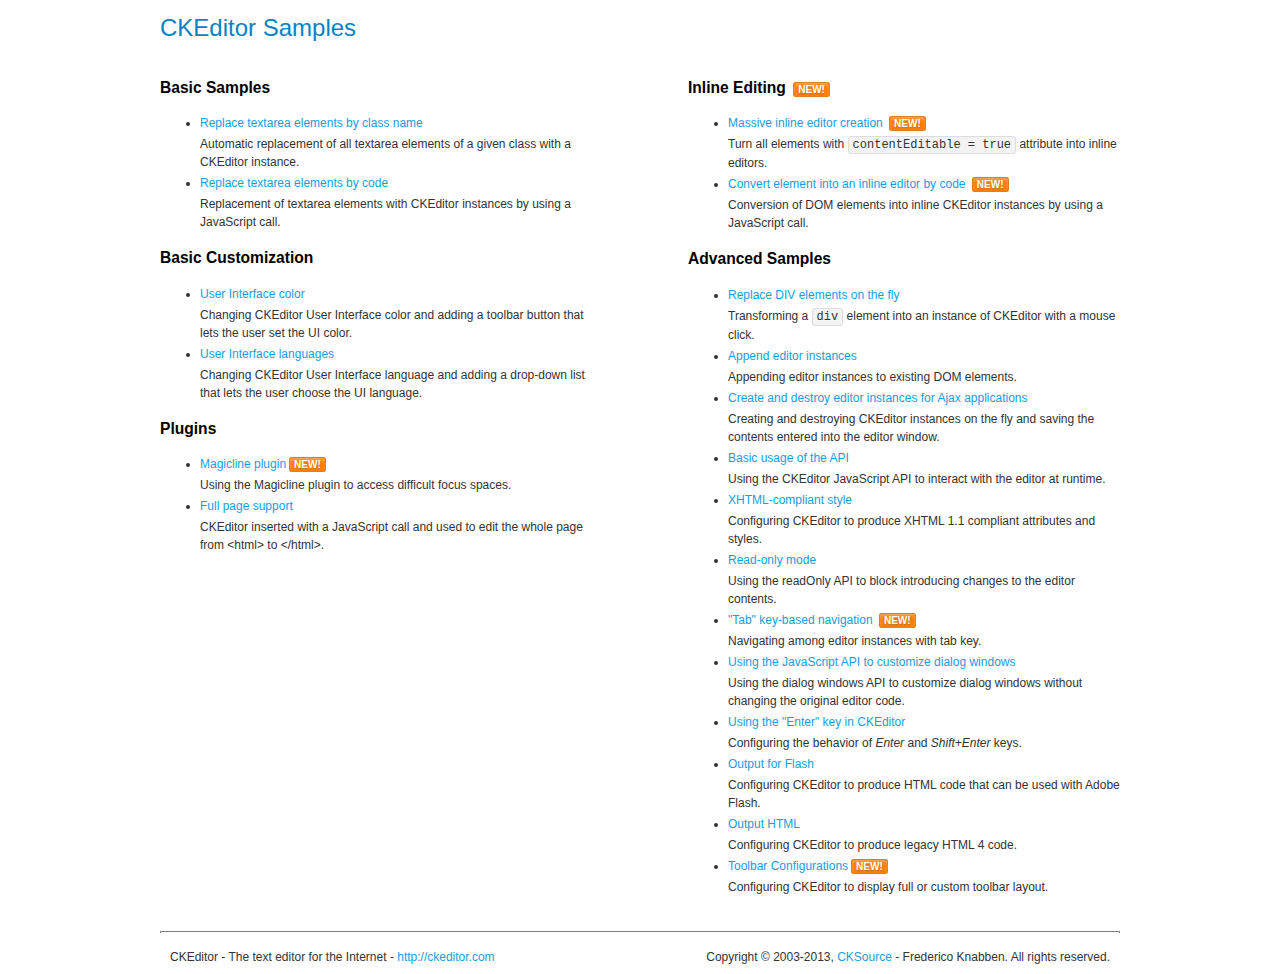
<file: src/main/webapp/assets/ckeditor/samples/index.html>
<!DOCTYPE html>
<!--
Copyright (c) 2003-2013, CKSource - Frederico Knabben. All rights reserved.
For licensing, see LICENSE.html or http://ckeditor.com/license
-->
<html>
<head>
	<title>CKEditor Samples</title>
	<meta charset="utf-8">
	<link rel="stylesheet" href="sample.css">
</head>
<body>
	<h1 class="samples">
		CKEditor Samples
	</h1>
	<div class="twoColumns">
		<div class="twoColumnsLeft">
			<h2 class="samples">
				Basic Samples
			</h2>
			<dl class="samples">
				<dt><a class="samples" href="replacebyclass.html">Replace textarea elements by class name</a></dt>
				<dd>Automatic replacement of all textarea elements of a given class with a CKEditor instance.</dd>

				<dt><a class="samples" href="replacebycode.html">Replace textarea elements by code</a></dt>
				<dd>Replacement of textarea elements with CKEditor instances by using a JavaScript call.</dd>
			</dl>

			<h2 class="samples">
				Basic Customization
			</h2>
			<dl class="samples">
				<dt><a class="samples" href="uicolor.html">User Interface color</a></dt>
				<dd>Changing CKEditor User Interface color and adding a toolbar button that lets the user set the UI color.</dd>

				<dt><a class="samples" href="uilanguages.html">User Interface languages</a></dt>
				<dd>Changing CKEditor User Interface language and adding a drop-down list that lets the user choose the UI language.</dd>
			</dl>


			<h2 class="samples">Plugins</h2>
<dl class="samples">
<dt><a class="samples" href="plugins/magicline/magicline.html">Magicline plugin</a><span class="new">New!</span></dt>
<dd>Using the Magicline plugin to access difficult focus spaces.</dd>

<dt><a class="samples" href="plugins/wysiwygarea/fullpage.html">Full page support</a></dt>
<dd>CKEditor inserted with a JavaScript call and used to edit the whole page from &lt;html&gt; to &lt;/html&gt;.</dd>
</dl>
		</div>
		<div class="twoColumnsRight">
			<h2 class="samples">
				Inline Editing <span class="new">New!</span>
			</h2>
			<dl class="samples">
				<dt><a class="samples" href="inlineall.html">Massive inline editor creation</a> <span class="new">New!</span></dt>
				<dd>Turn all elements with <code>contentEditable = true</code> attribute into inline editors.</dd>

				<dt><a class="samples" href="inlinebycode.html">Convert element into an inline editor by code</a> <span class="new">New!</span></dt>
				<dd>Conversion of DOM elements into inline CKEditor instances by using a JavaScript call.</dd>

				
			</dl>

			<h2 class="samples">
				Advanced Samples
			</h2>
			<dl class="samples">
				<dt><a class="samples" href="divreplace.html">Replace DIV elements on the fly</a></dt>
				<dd>Transforming a <code>div</code> element into an instance of CKEditor with a mouse click.</dd>

				<dt><a class="samples" href="appendto.html">Append editor instances</a></dt>
				<dd>Appending editor instances to existing DOM elements.</dd>

				<dt><a class="samples" href="ajax.html">Create and destroy editor instances for Ajax applications</a></dt>
				<dd>Creating and destroying CKEditor instances on the fly and saving the contents entered into the editor window.</dd>

				<dt><a class="samples" href="api.html">Basic usage of the API</a></dt>
				<dd>Using the CKEditor JavaScript API to interact with the editor at runtime.</dd>

				<dt><a class="samples" href="xhtmlstyle.html">XHTML-compliant style</a></dt>
				<dd>Configuring CKEditor to produce XHTML 1.1 compliant attributes and styles.</dd>

				<dt><a class="samples" href="readonly.html">Read-only mode</a></dt>
				<dd>Using the readOnly API to block introducing changes to the editor contents.</dd>

				<dt><a class="samples" href="tabindex.html">"Tab" key-based navigation</a> <span class="new">New!</span></dt>
				<dd>Navigating among editor instances with tab key.</dd>


				
<dt><a class="samples" href="plugins/dialog/dialog.html">Using the JavaScript API to customize dialog windows</a></dt>
<dd>Using the dialog windows API to customize dialog windows without changing the original editor code.</dd>

<dt><a class="samples" href="plugins/enterkey/enterkey.html">Using the &quot;Enter&quot; key in CKEditor</a></dt>
<dd>Configuring the behavior of <em>Enter</em> and <em>Shift+Enter</em> keys.</dd>

<dt><a class="samples" href="plugins/htmlwriter/outputforflash.html">Output for Flash</a></dt>
<dd>Configuring CKEditor to produce HTML code that can be used with Adobe Flash.</dd>

<dt><a class="samples" href="plugins/htmlwriter/outputhtml.html">Output HTML</a></dt>
<dd>Configuring CKEditor to produce legacy HTML 4 code.</dd>

<dt><a class="samples" href="plugins/toolbar/toolbar.html">Toolbar Configurations</a><span class="new">New!</span></dt>
<dd>Configuring CKEditor to display full or custom toolbar layout.</dd>

			</dl>
		</div>
	</div>
	<div id="footer">
		<hr>
		<p>
			CKEditor - The text editor for the Internet - <a class="samples" href="http://ckeditor.com/">http://ckeditor.com</a>
		</p>
		<p id="copy">
			Copyright &copy; 2003-2013, <a class="samples" href="http://cksource.com/">CKSource</a> - Frederico Knabben. All rights reserved.
		</p>
	</div>
</body>
</html>
</file>
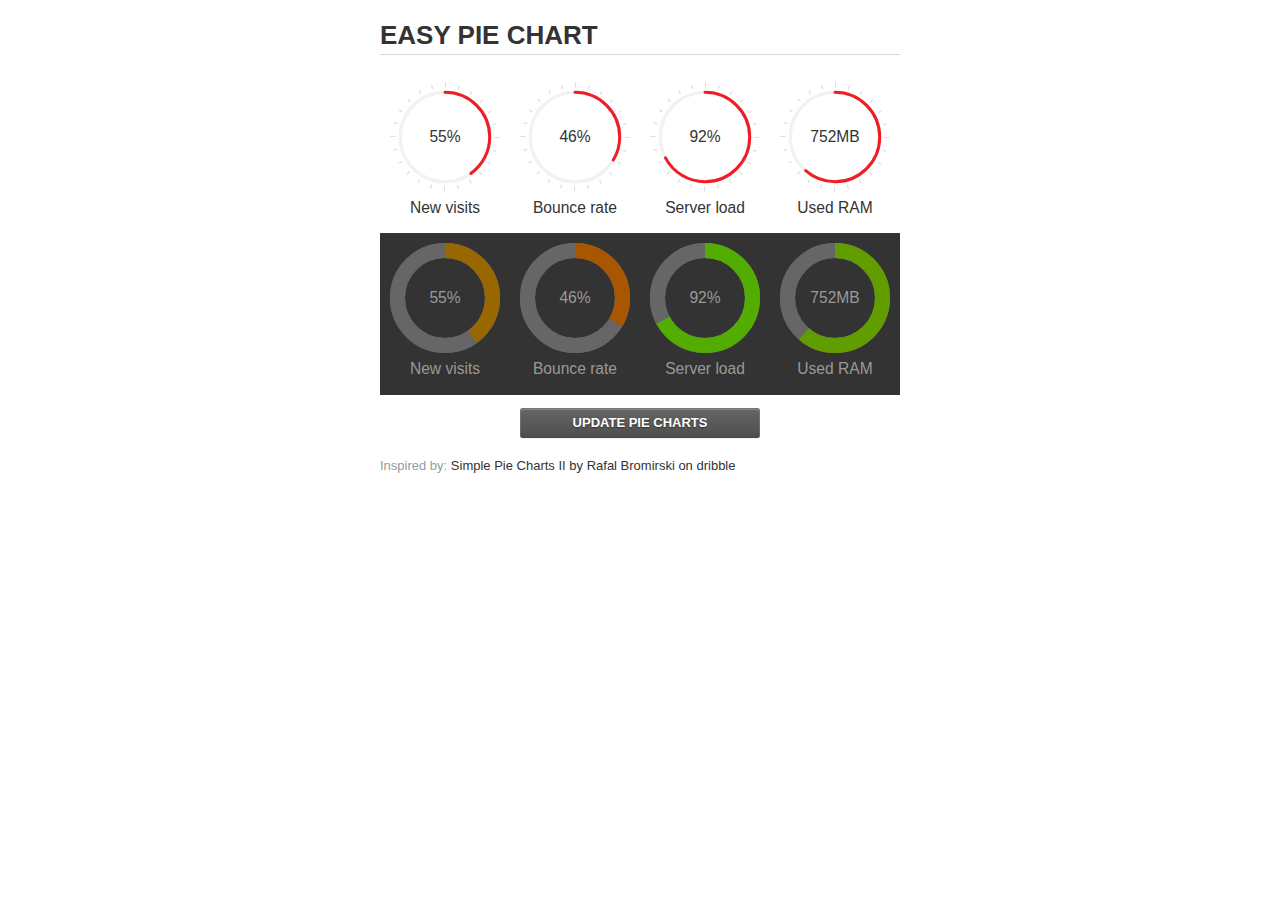
<file: src/main/webapp/assets/jquery-easy-pie-chart/examples/index.html>
<!doctype html>
<html>
    <head>
        <meta charset="utf-8">
        <title>Easy Pie Chart</title>
        <script type="text/javascript" src="https://ajax.googleapis.com/ajax/libs/jquery/1.7.2/jquery.min.js"></script>
        <script type="text/javascript" src="http://html5shiv.googlecode.com/svn/trunk/html5.js"></script>
        <script type="text/javascript" src="excanvas.js"></script>
        <script type="text/javascript" src="../jquery.easy-pie-chart.js"></script>

        <link rel="stylesheet" type="text/css" href="style.css" media="screen">
        <link rel="stylesheet" type="text/css" href="../jquery.easy-pie-chart.css" media="screen">

        <meta name="viewport" content="width=device-width, initial-scale=1.0">

        <script type="text/javascript">
            var initPieChart = function() {
                $('.percentage').easyPieChart({
                    animate: 1000
                });
                $('.percentage-light').easyPieChart({
                    barColor: function(percent) {
                        percent /= 100;
                        return "rgb(" + Math.round(255 * (1-percent)) + ", " + Math.round(255 * percent) + ", 0)";
                    },
                    trackColor: '#666',
                    scaleColor: false,
                    lineCap: 'butt',
                    lineWidth: 15,
                    animate: 1000
                });

                $('.updateEasyPieChart').on('click', function(e) {
                  e.preventDefault();
                  $('.percentage, .percentage-light').each(function() {
                    var newValue = Math.round(100*Math.random());
                    $(this).data('easyPieChart').update(newValue);
                    $('span', this).text(newValue);
                  });
                });
            };
        </script>
    </head>
    <body onload="initPieChart();">
        <div class="container">
            <h1>EASY PIE CHART</h1>
            <div class="chart">
                <div class="percentage success" data-percent="55"><span>55</span>%</div>
                <div class="label">New visits</div>
            </div>
            <div class="chart">
                <div class="percentage" data-percent="46"><span>46</span>%</div>
                <div class="label">Bounce rate</div>
            </div>
            <div class="chart">
                <div class="percentage" data-percent="92"><span>92</span>%</div>
                <div class="label">Server load</div>
            </div>
            <div class="chart">
                <div class="percentage" data-percent="84"><span>752</span>MB</div>
                <div class="label">Used RAM</div>
            </div>
            <div style="clear:both;"></div>
            <div class="dark">
                <div class="chart">
                    <div id="sparkline_bar" class="percentage-light" data-percent="55"><span>55</span>%</div>
                    <div class="label">New visits</div>
                </div>
                <div class="chart">
                    <div id="sparkline_bar" class="percentage-light" data-percent="46"><span>46</span>%</div>
                    <div class="label">Bounce rate</div>
                </div>
                <div class="chart">
                    <div class="percentage-light" data-percent="92"><span>92</span>%</div>
                    <div class="label">Server load</div>
                </div>
                <div class="chart">
                    <div class="percentage-light" data-percent="84"><span>752</span>MB</div>
                    <div class="label">Used RAM</div>
                </div>
                <div style="clear:both;"></div>
            </div>

            <p><a href="#" class="button updateEasyPieChart">Update pie charts</a></p>

            <p class="credits">Inspired by: <a href="http://drbl.in/ezuc" target="_blank">Simple Pie Charts II by Rafal Bromirski on dribble</a></p>
        </div>
    </body>
</html>
</file>
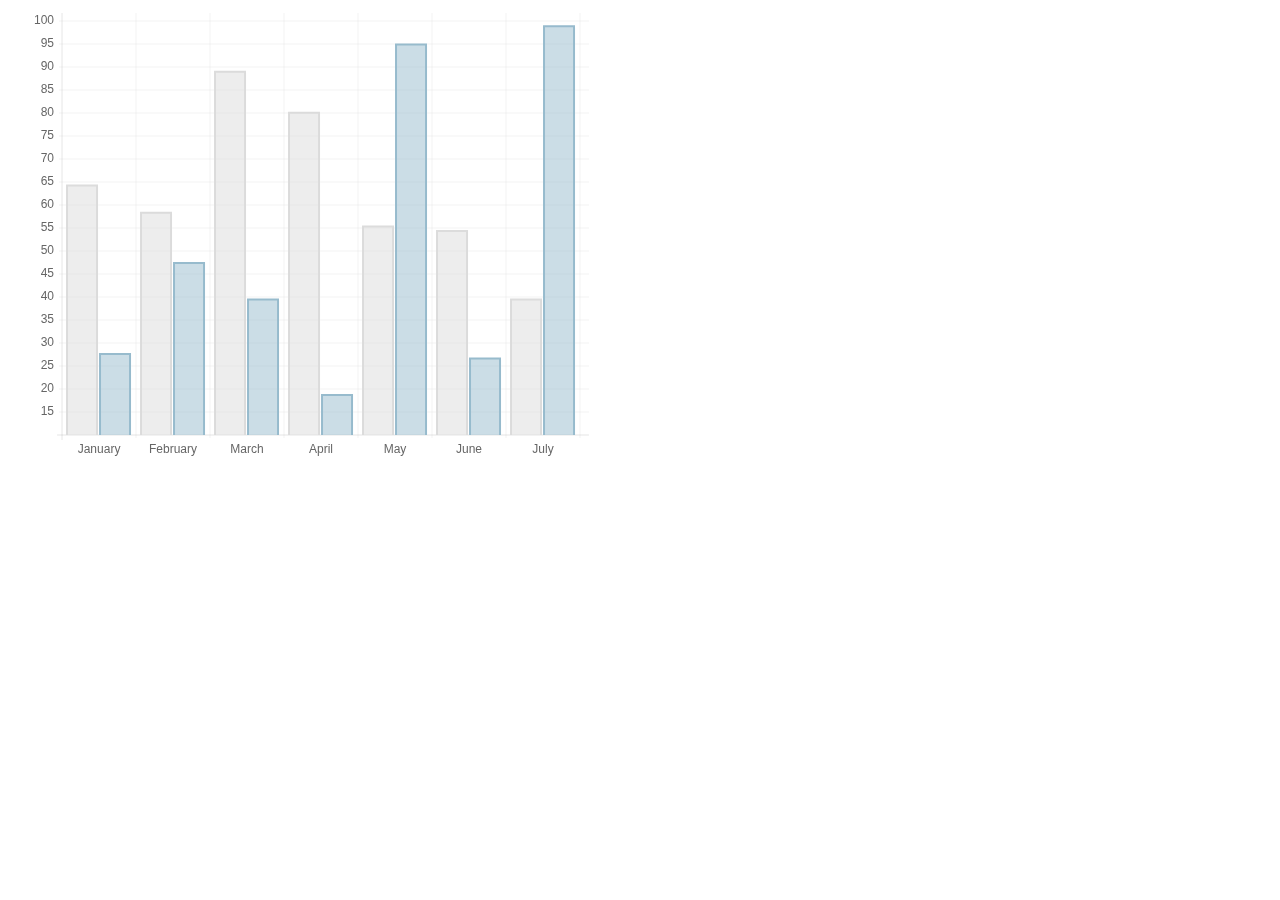
<file: src/main/webapp/assets/chart-master/samples/bar.html>
<!doctype html>
<html>
	<head>
		<title>Bar Chart</title>
		<script src="../Chart.js"></script>
		<meta name = "viewport" content = "initial-scale = 1, user-scalable = no">
		<style>
			canvas{
			}
		</style>
	</head>
	<body>
		<canvas id="canvas" height="450" width="600"></canvas>


	<script>

		var barChartData = {
			labels : ["January","February","March","April","May","June","July"],
			datasets : [
				{
					fillColor : "rgba(220,220,220,0.5)",
					strokeColor : "rgba(220,220,220,1)",
					data : [65,59,90,81,56,55,40]
				},
				{
					fillColor : "rgba(151,187,205,0.5)",
					strokeColor : "rgba(151,187,205,1)",
					data : [28,48,40,19,96,27,100]
				}
			]
			
		}

	var myLine = new Chart(document.getElementById("canvas").getContext("2d")).Bar(barChartData);
	
	</script>
	</body>
</html>
</file>
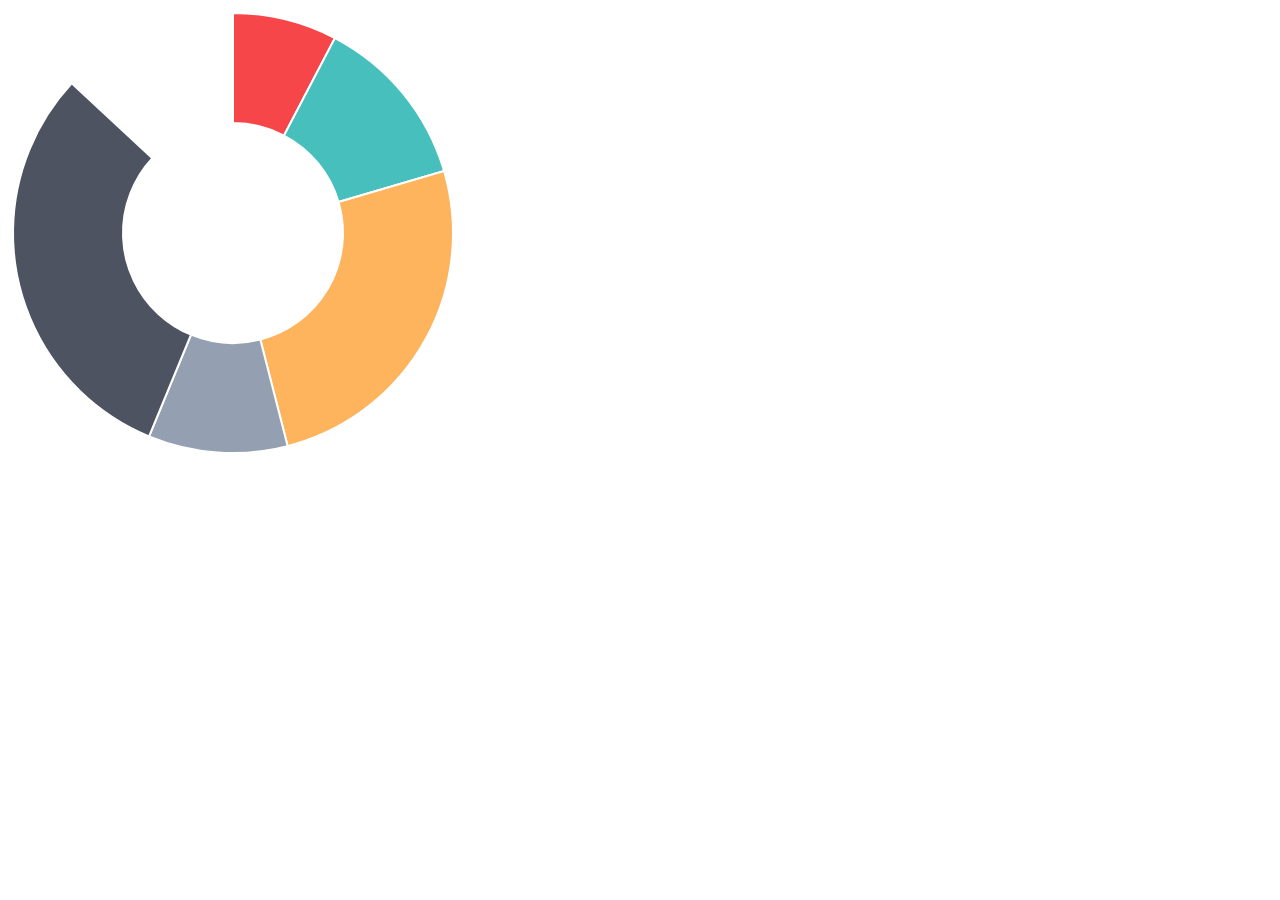
<file: src/main/webapp/assets/chart-master/samples/doughnut.html>
<!doctype html>
<html>
	<head>
		<title>Doughnut Chart</title>
		<script src="../Chart.js"></script>
		<meta name = "viewport" content = "initial-scale = 1, user-scalable = no">
		<style>
			canvas{
			}
		</style>
	</head>
	<body>
		<canvas id="canvas" height="450" width="450"></canvas>


	<script>

		var doughnutData = [
				{
					value: 30,
					color:"#F7464A"
				},
				{
					value : 50,
					color : "#46BFBD"
				},
				{
					value : 100,
					color : "#FDB45C"
				},
				{
					value : 40,
					color : "#949FB1"
				},
				{
					value : 120,
					color : "#4D5360"
				}
			
			];

	var myDoughnut = new Chart(document.getElementById("canvas").getContext("2d")).Doughnut(doughnutData);
	
	</script>
	</body>
</html>
</file>
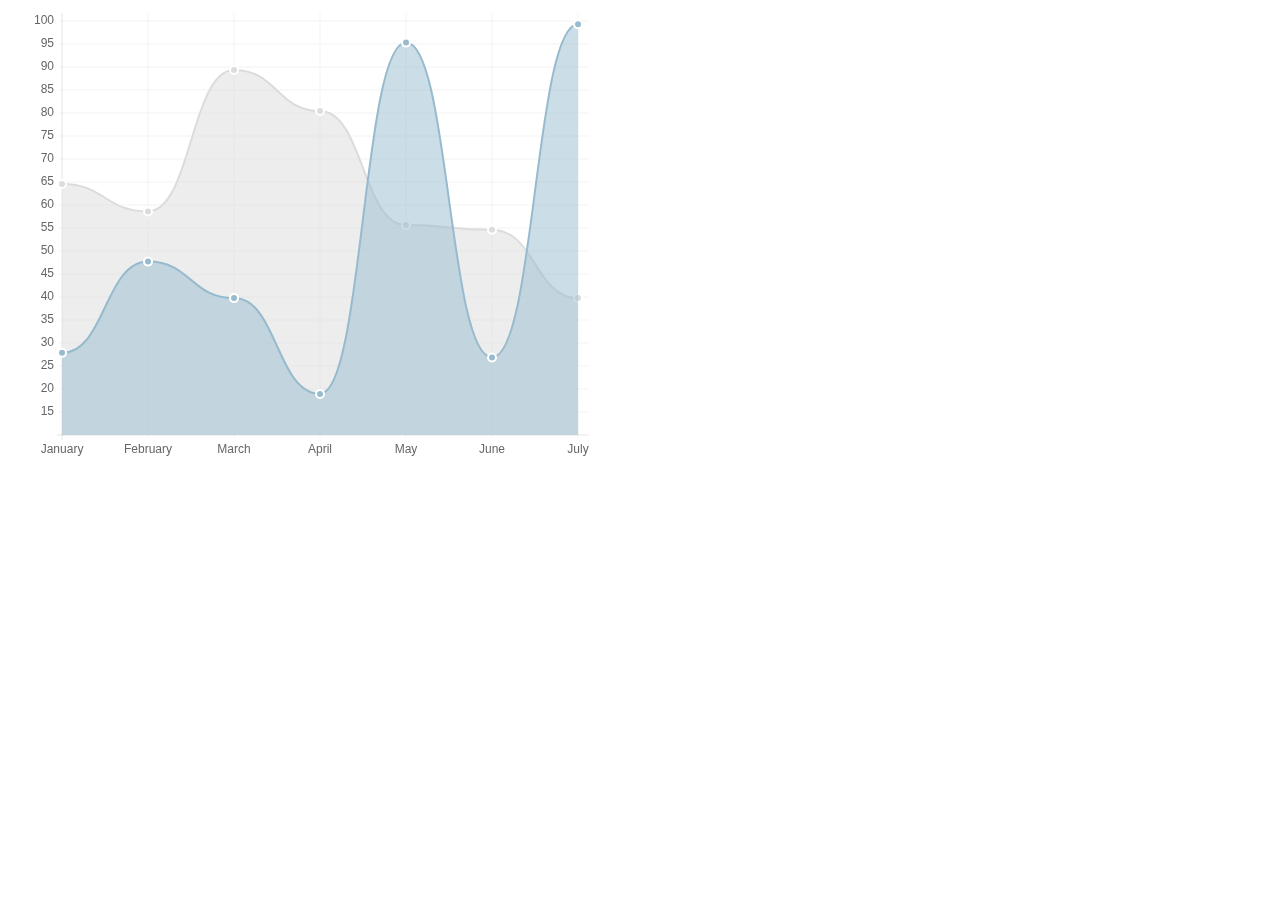
<file: src/main/webapp/assets/chart-master/samples/line.html>
<!doctype html>
<html>
	<head>
		<title>Line Chart</title>
		<script src="../Chart.js"></script>
		<meta name = "viewport" content = "initial-scale = 1, user-scalable = no">
		<style>
			canvas{
			}
		</style>
	</head>
	<body>
		<canvas id="canvas" height="450" width="600"></canvas>


	<script>

		var lineChartData = {
			labels : ["January","February","March","April","May","June","July"],
			datasets : [
				{
					fillColor : "rgba(220,220,220,0.5)",
					strokeColor : "rgba(220,220,220,1)",
					pointColor : "rgba(220,220,220,1)",
					pointStrokeColor : "#fff",
					data : [65,59,90,81,56,55,40]
				},
				{
					fillColor : "rgba(151,187,205,0.5)",
					strokeColor : "rgba(151,187,205,1)",
					pointColor : "rgba(151,187,205,1)",
					pointStrokeColor : "#fff",
					data : [28,48,40,19,96,27,100]
				}
			]
			
		}

	var myLine = new Chart(document.getElementById("canvas").getContext("2d")).Line(lineChartData);
	
	</script>
	</body>
</html>
</file>
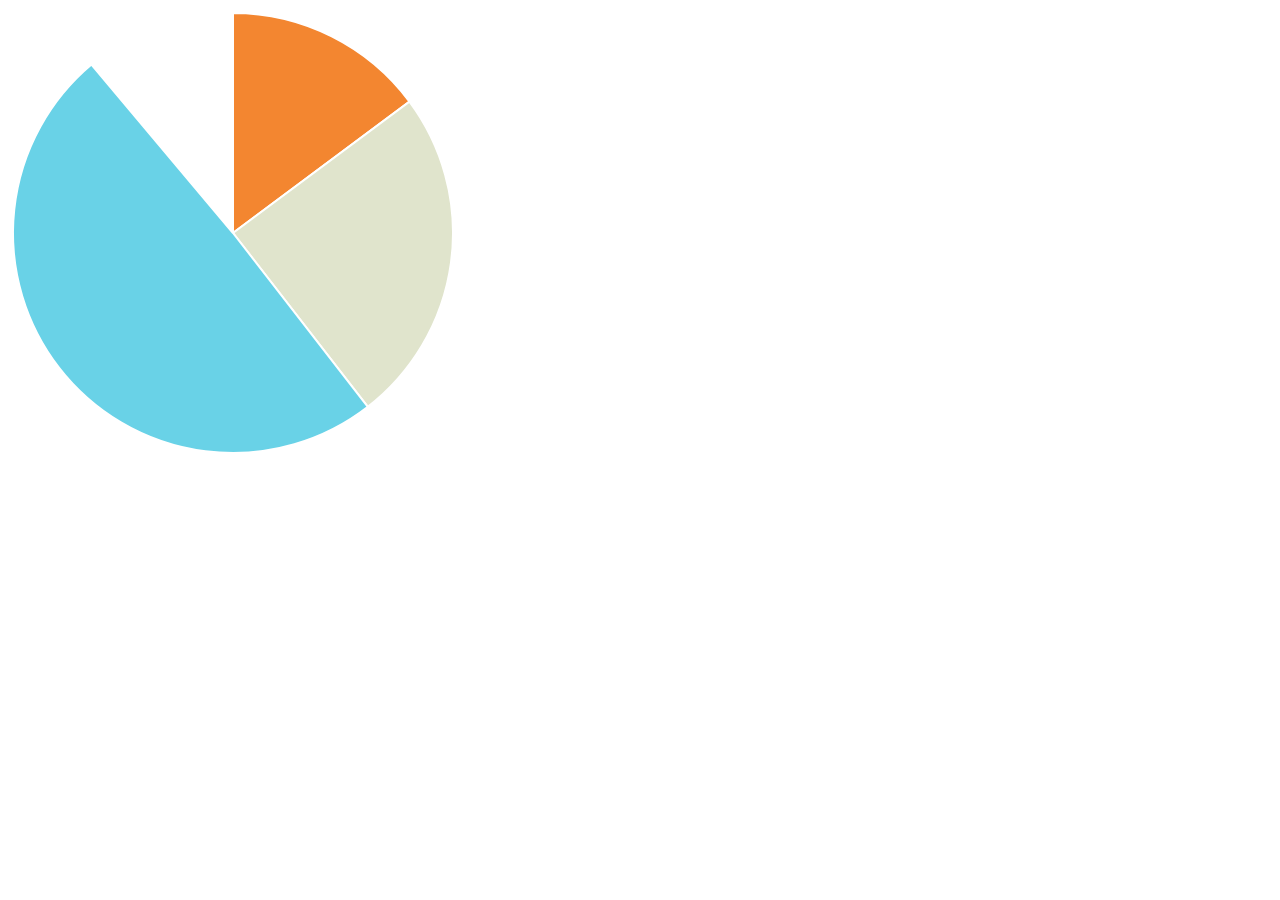
<file: src/main/webapp/assets/chart-master/samples/pie.html>
<!doctype html>
<html>
	<head>
		<title>Radar Chart</title>
		<script src="../Chart.js"></script>
		<meta name = "viewport" content = "initial-scale = 1, user-scalable = no">
		<style>
			canvas{
			}
		</style>
	</head>
	<body>
		<canvas id="canvas" height="450" width="450"></canvas>


	<script>

		var pieData = [
				{
					value: 30,
					color:"#F38630"
				},
				{
					value : 50,
					color : "#E0E4CC"
				},
				{
					value : 100,
					color : "#69D2E7"
				}
			
			];

	var myPie = new Chart(document.getElementById("canvas").getContext("2d")).Pie(pieData);
	
	</script>
	</body>
</html>
</file>
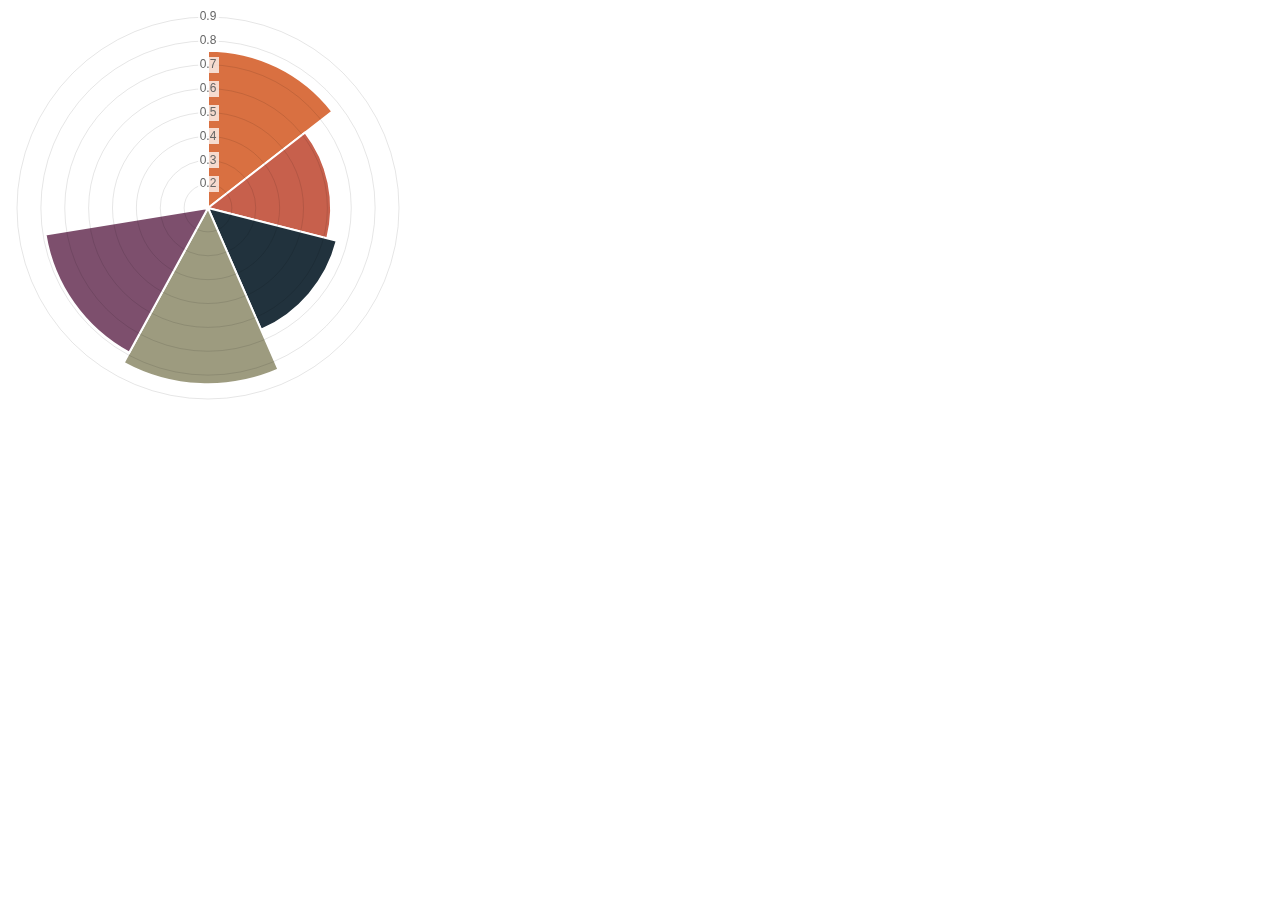
<file: src/main/webapp/assets/chart-master/samples/polarArea.html>
<!doctype html>
<html>
	<head>
		<title>Polar Area Chart</title>
		<script src="../Chart.js"></script>
		<meta name = "viewport" content = "initial-scale = 1, user-scalable = no">
		<style>
		</style>
	</head>
	<body>
		<canvas id="canvas" height="400" width="400"></canvas>


	<script>
	var chartData = [
			{
				value : Math.random(),
				color: "#D97041"
			},
			{
				value : Math.random(),
				color: "#C7604C"
			},
			{
				value : Math.random(),
				color: "#21323D"
			},
			{
				value : Math.random(),
				color: "#9D9B7F"
			},
			{
				value : Math.random(),
				color: "#7D4F6D"
			},
			{
				value : Math.random(),
				color: "#584A5E"
			}
		];
	var myPolarArea = new Chart(document.getElementById("canvas").getContext("2d")).PolarArea(chartData);
	</script>
	</body>
</html>
</file>
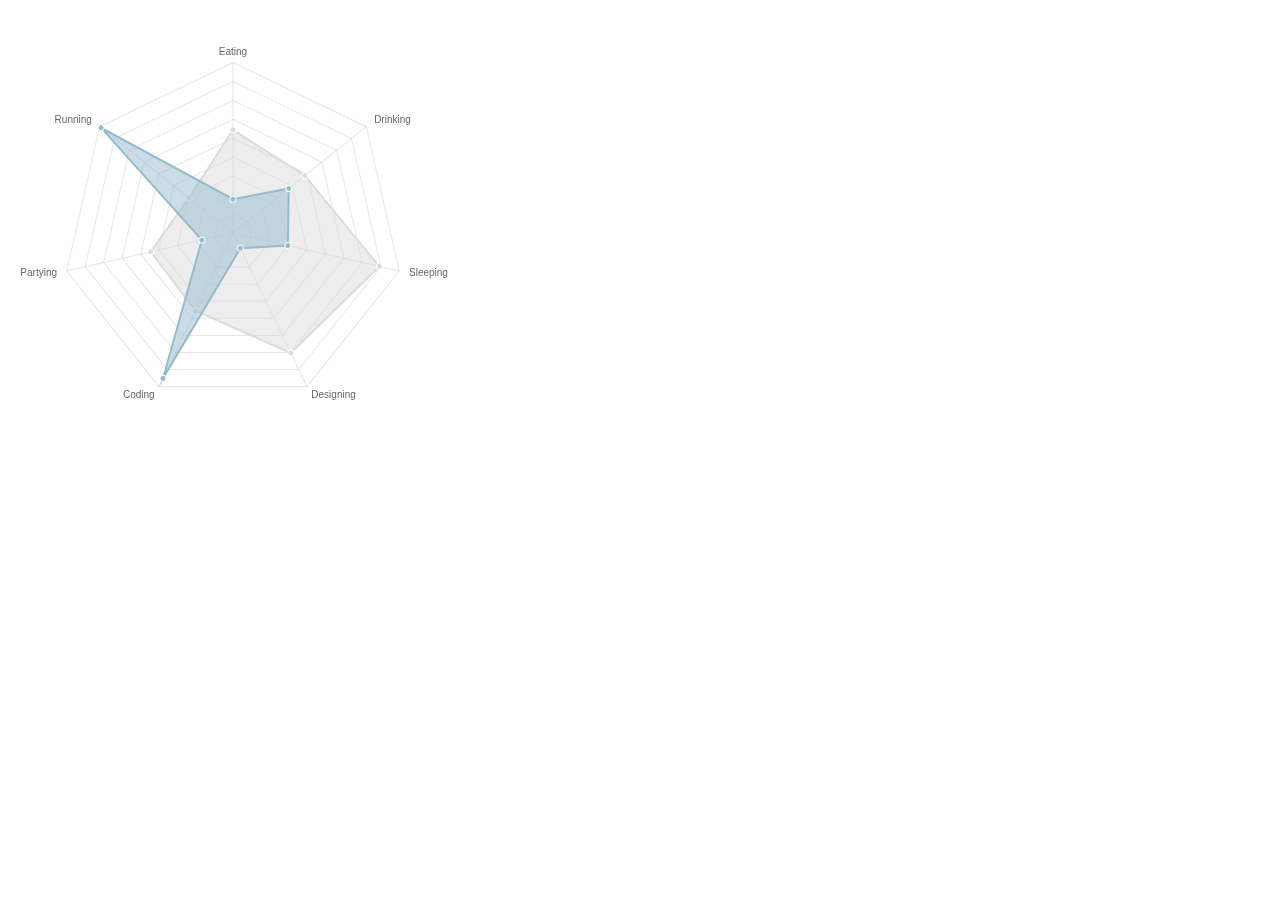
<file: src/main/webapp/assets/chart-master/samples/radar.html>
<!doctype html>
<html>
	<head>
		<title>Radar Chart</title>
		<script src="../Chart.js"></script>
		<meta name = "viewport" content = "initial-scale = 1, user-scalable = no">
		<style>
			canvas{
			}
		</style>
	</head>
	<body>
		<canvas id="canvas" height="450" width="450"></canvas>


	<script>

		var radarChartData = {
			labels : ["Eating","Drinking","Sleeping","Designing","Coding","Partying","Running"],
			datasets : [
				{
					fillColor : "rgba(220,220,220,0.5)",
					strokeColor : "rgba(220,220,220,1)",
					pointColor : "rgba(220,220,220,1)",
					pointStrokeColor : "#fff",
					data : [65,59,90,81,56,55,40]
				},
				{
					fillColor : "rgba(151,187,205,0.5)",
					strokeColor : "rgba(151,187,205,1)",
					pointColor : "rgba(151,187,205,1)",
					pointStrokeColor : "#fff",
					data : [28,48,40,19,96,27,100]
				}
			]
			
		}

	var myRadar = new Chart(document.getElementById("canvas").getContext("2d")).Radar(radarChartData,{scaleShowLabels : false, pointLabelFontSize : 10});
	
	</script>
	</body>
</html>
</file>
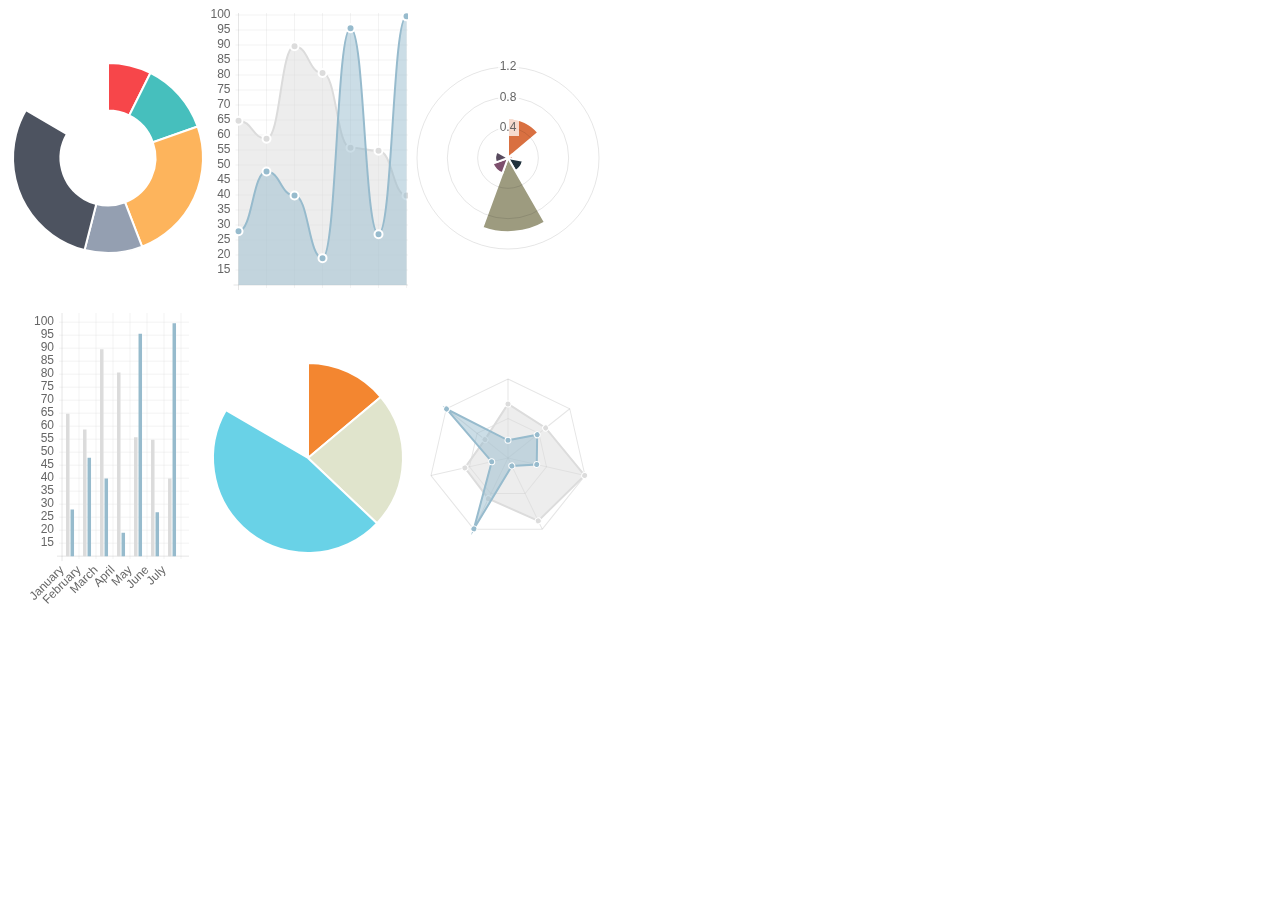
<file: src/main/webapp/assets/chart-master/samples/sixup.html>
<!doctype html>
<html>
	<head>
		<title>Doughnut Chart</title>
		<script src="../Chart.js"></script>
		<meta name = "viewport" content = "initial-scale = 1, user-scalable = no">
		<style>
			canvas{
				float: left;
			}
		</style>
	</head>
	<body>
		<div style="width:600px;height:600px;">
			<canvas id="doughnut" height="300" width="200"></canvas>
			<canvas id="line" height="300" width="200"></canvas>
			<canvas id="polarArea" height="300" width="200"></canvas>
			<canvas id="bar" height="300" width="200"></canvas>
			<canvas id="pie" height="300" width="200"></canvas>
			<canvas id="radar" height="300" width="200"></canvas>
		</div>


	<script>

		var doughnutData = [
				{
					value: 30,
					color:"#F7464A"
				},
				{
					value : 50,
					color : "#46BFBD"
				},
				{
					value : 100,
					color : "#FDB45C"
				},
				{
					value : 40,
					color : "#949FB1"
				},
				{
					value : 120,
					color : "#4D5360"
				}
			
			];
		var lineChartData = {
			labels : ["","","","","","",""],
			datasets : [
				{
					fillColor : "rgba(220,220,220,0.5)",
					strokeColor : "rgba(220,220,220,1)",
					pointColor : "rgba(220,220,220,1)",
					pointStrokeColor : "#fff",
					data : [65,59,90,81,56,55,40]
				},
				{
					fillColor : "rgba(151,187,205,0.5)",
					strokeColor : "rgba(151,187,205,1)",
					pointColor : "rgba(151,187,205,1)",
					pointStrokeColor : "#fff",
					data : [28,48,40,19,96,27,100]
				}
			]
			
		};
		var pieData = [
				{
					value: 30,
					color:"#F38630"
				},
				{
					value : 50,
					color : "#E0E4CC"
				},
				{
					value : 100,
					color : "#69D2E7"
				}
			
			];
		var barChartData = {
			labels : ["January","February","March","April","May","June","July"],
			datasets : [
				{
					fillColor : "rgba(220,220,220,0.5)",
					strokeColor : "rgba(220,220,220,1)",
					data : [65,59,90,81,56,55,40]
				},
				{
					fillColor : "rgba(151,187,205,0.5)",
					strokeColor : "rgba(151,187,205,1)",
					data : [28,48,40,19,96,27,100]
				}
			]
			
		};
	var chartData = [
			{
				value : Math.random(),
				color: "#D97041"
			},
			{
				value : Math.random(),
				color: "#C7604C"
			},
			{
				value : Math.random(),
				color: "#21323D"
			},
			{
				value : Math.random(),
				color: "#9D9B7F"
			},
			{
				value : Math.random(),
				color: "#7D4F6D"
			},
			{
				value : Math.random(),
				color: "#584A5E"
			}
		];
		var radarChartData = {
			labels : ["","","","","","",""],
			datasets : [
				{
					fillColor : "rgba(220,220,220,0.5)",
					strokeColor : "rgba(220,220,220,1)",
					pointColor : "rgba(220,220,220,1)",
					pointStrokeColor : "#fff",
					data : [65,59,90,81,56,55,40]
				},
				{
					fillColor : "rgba(151,187,205,0.5)",
					strokeColor : "rgba(151,187,205,1)",
					pointColor : "rgba(151,187,205,1)",
					pointStrokeColor : "#fff",
					data : [28,48,40,19,96,27,100]
				}
			]
			
		};
	new Chart(document.getElementById("doughnut").getContext("2d")).Doughnut(doughnutData);
	new Chart(document.getElementById("line").getContext("2d")).Line(lineChartData);
	new Chart(document.getElementById("radar").getContext("2d")).Radar(radarChartData);
	new Chart(document.getElementById("polarArea").getContext("2d")).PolarArea(chartData);
	new Chart(document.getElementById("bar").getContext("2d")).Bar(barChartData);
	new Chart(document.getElementById("pie").getContext("2d")).Pie(pieData);
	
	</script>
	</body>
</html>
</file>
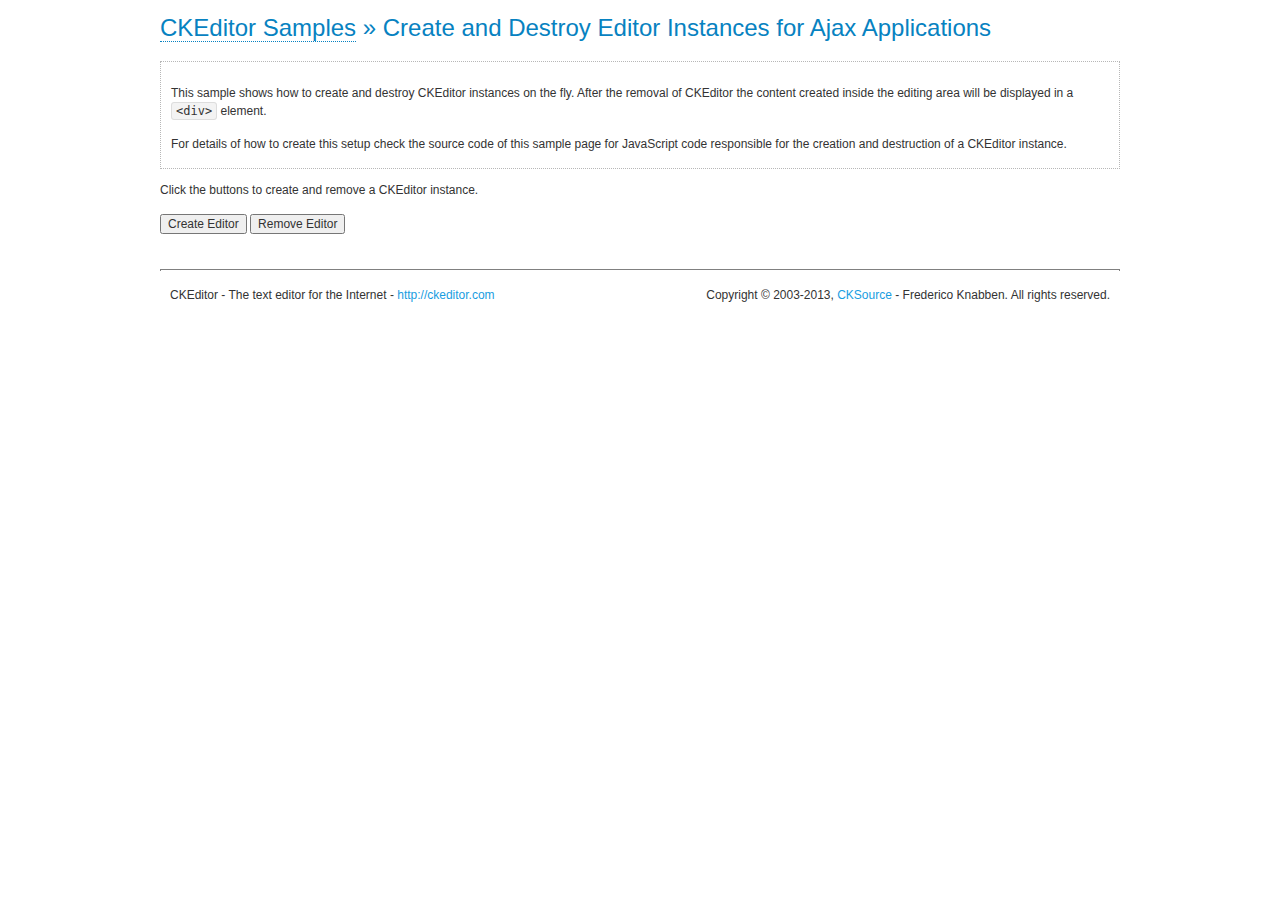
<file: src/main/webapp/assets/ckeditor/samples/ajax.html>
<!DOCTYPE html>
<!--
Copyright (c) 2003-2013, CKSource - Frederico Knabben. All rights reserved.
For licensing, see LICENSE.html or http://ckeditor.com/license
-->
<html>
<head>
	<title>Ajax &mdash; CKEditor Sample</title>
	<meta charset="utf-8">
	<script src="../ckeditor.js"></script>
	<link rel="stylesheet" href="sample.css">
	<script>

		var editor, html = '';

		function createEditor() {
			if ( editor )
				return;

			// Create a new editor inside the <div id="editor">, setting its value to html
			var config = {};
			editor = CKEDITOR.appendTo( 'editor', config, html );
		}

		function removeEditor() {
			if ( !editor )
				return;

			// Retrieve the editor contents. In an Ajax application, this data would be
			// sent to the server or used in any other way.
			document.getElementById( 'editorcontents' ).innerHTML = html = editor.getData();
			document.getElementById( 'contents' ).style.display = '';

			// Destroy the editor.
			editor.destroy();
			editor = null;
		}

	</script>
</head>
<body>
	<h1 class="samples">
		<a href="index.html">CKEditor Samples</a> &raquo; Create and Destroy Editor Instances for Ajax Applications
	</h1>
	<div class="description">
		<p>
			This sample shows how to create and destroy CKEditor instances on the fly. After the removal of CKEditor the content created inside the editing
			area will be displayed in a <code>&lt;div&gt;</code> element.
		</p>
		<p>
			For details of how to create this setup check the source code of this sample page
			for JavaScript code responsible for the creation and destruction of a CKEditor instance.
		</p>
	</div>
	<p>Click the buttons to create and remove a CKEditor instance.</p>
	<p>
		<input onclick="createEditor();" type="button" value="Create Editor">
		<input onclick="removeEditor();" type="button" value="Remove Editor">
	</p>
	<!-- This div will hold the editor. -->
	<div id="editor">
	</div>
	<div id="contents" style="display: none">
		<p>
			Edited Contents:
		</p>
		<!-- This div will be used to display the editor contents. -->
		<div id="editorcontents">
		</div>
	</div>
	<div id="footer">
		<hr>
		<p>
			CKEditor - The text editor for the Internet - <a class="samples" href="http://ckeditor.com/">http://ckeditor.com</a>
		</p>
		<p id="copy">
			Copyright &copy; 2003-2013, <a class="samples" href="http://cksource.com/">CKSource</a> - Frederico
			Knabben. All rights reserved.
		</p>
	</div>
</body>
</html>
</file>
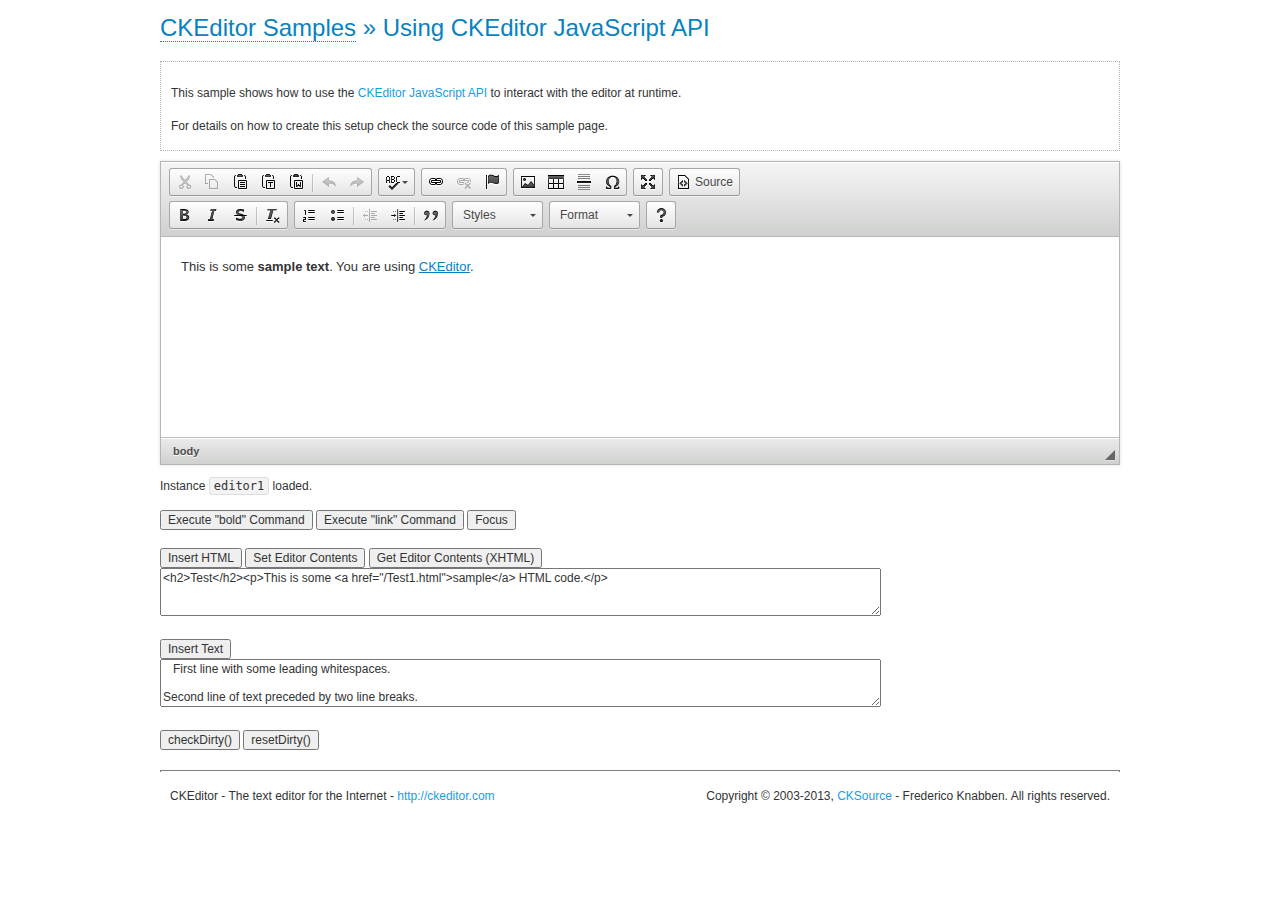
<file: src/main/webapp/assets/ckeditor/samples/api.html>
<!DOCTYPE html>
<!--
Copyright (c) 2003-2013, CKSource - Frederico Knabben. All rights reserved.
For licensing, see LICENSE.html or http://ckeditor.com/license
-->
<html>
<head>
	<meta charset="utf-8">
	<title>API Usage &mdash; CKEditor Sample</title>
	<script src="../ckeditor.js"></script>
	<link href="sample.css" rel="stylesheet">
	<script>

// The instanceReady event is fired, when an instance of CKEditor has finished
// its initialization.
CKEDITOR.on( 'instanceReady', function( ev ) {
	// Show the editor name and description in the browser status bar.
	document.getElementById( 'eMessage' ).innerHTML = 'Instance <code>' + ev.editor.name + '<\/code> loaded.';

	// Show this sample buttons.
	document.getElementById( 'eButtons' ).style.display = 'block';
});

function InsertHTML() {
	// Get the editor instance that we want to interact with.
	var editor = CKEDITOR.instances.editor1;
	var value = document.getElementById( 'htmlArea' ).value;

	// Check the active editing mode.
	if ( editor.mode == 'wysiwyg' )
	{
		// Insert HTML code.
		// http://docs.ckeditor.com/#!/api/CKEDITOR.editor-method-insertHtml
		editor.insertHtml( value );
	}
	else
		alert( 'You must be in WYSIWYG mode!' );
}

function InsertText() {
	// Get the editor instance that we want to interact with.
	var editor = CKEDITOR.instances.editor1;
	var value = document.getElementById( 'txtArea' ).value;

	// Check the active editing mode.
	if ( editor.mode == 'wysiwyg' )
	{
		// Insert as plain text.
		// http://docs.ckeditor.com/#!/api/CKEDITOR.editor-method-insertText
		editor.insertText( value );
	}
	else
		alert( 'You must be in WYSIWYG mode!' );
}

function SetContents() {
	// Get the editor instance that we want to interact with.
	var editor = CKEDITOR.instances.editor1;
	var value = document.getElementById( 'htmlArea' ).value;

	// Set editor contents (replace current contents).
	// http://docs.ckeditor.com/#!/api/CKEDITOR.editor-method-setData
	editor.setData( value );
}

function GetContents() {
	// Get the editor instance that you want to interact with.
	var editor = CKEDITOR.instances.editor1;

	// Get editor contents
	// http://docs.ckeditor.com/#!/api/CKEDITOR.editor-method-getData
	alert( editor.getData() );
}

function ExecuteCommand( commandName ) {
	// Get the editor instance that we want to interact with.
	var editor = CKEDITOR.instances.editor1;

	// Check the active editing mode.
	if ( editor.mode == 'wysiwyg' )
	{
		// Execute the command.
		// http://docs.ckeditor.com/#!/api/CKEDITOR.editor-method-execCommand
		editor.execCommand( commandName );
	}
	else
		alert( 'You must be in WYSIWYG mode!' );
}

function CheckDirty() {
	// Get the editor instance that we want to interact with.
	var editor = CKEDITOR.instances.editor1;
	// Checks whether the current editor contents present changes when compared
	// to the contents loaded into the editor at startup
	// http://docs.ckeditor.com/#!/api/CKEDITOR.editor-method-checkDirty
	alert( editor.checkDirty() );
}

function ResetDirty() {
	// Get the editor instance that we want to interact with.
	var editor = CKEDITOR.instances.editor1;
	// Resets the "dirty state" of the editor (see CheckDirty())
	// http://docs.ckeditor.com/#!/api/CKEDITOR.editor-method-resetDirty
	editor.resetDirty();
	alert( 'The "IsDirty" status has been reset' );
}

function Focus() {
	CKEDITOR.instances.editor1.focus();
}

function onFocus() {
	document.getElementById( 'eMessage' ).innerHTML = '<b>' + this.name + ' is focused </b>';
}

function onBlur() {
	document.getElementById( 'eMessage' ).innerHTML = this.name + ' lost focus';
}

	</script>

</head>
<body>
	<h1 class="samples">
		<a href="index.html">CKEditor Samples</a> &raquo; Using CKEditor JavaScript API
	</h1>
	<div class="description">
	<p>
		This sample shows how to use the
		<a class="samples" href="http://docs.ckeditor.com/#!/api/CKEDITOR.editor">CKEditor JavaScript API</a>
		to interact with the editor at runtime.
	</p>
	<p>
		For details on how to create this setup check the source code of this sample page.
	</p>
	</div>

	<!-- This <div> holds alert messages to be display in the sample page. -->
	<div id="alerts">
		<noscript>
			<p>
				<strong>CKEditor requires JavaScript to run</strong>. In a browser with no JavaScript
				support, like yours, you should still see the contents (HTML data) and you should
				be able to edit it normally, without a rich editor interface.
			</p>
		</noscript>
	</div>
	<form action="../../../samples/sample_posteddata.php" method="post">
		<textarea cols="100" id="editor1" name="editor1" rows="10">&lt;p&gt;This is some &lt;strong&gt;sample text&lt;/strong&gt;. You are using &lt;a href="http://ckeditor.com/"&gt;CKEditor&lt;/a&gt;.&lt;/p&gt;</textarea>

		<script>
			// Replace the <textarea id="editor1"> with an CKEditor instance.
			CKEDITOR.replace( 'editor1', {
				on: {
					focus: onFocus,
					blur: onBlur,

					// Check for availability of corresponding plugins.
					pluginsLoaded: function( evt ) {
						var doc = CKEDITOR.document, ed = evt.editor;
						if ( !ed.getCommand( 'bold' ) )
							doc.getById( 'exec-bold' ).hide();
						if ( !ed.getCommand( 'link' ) )
							doc.getById( 'exec-link' ).hide();
					}
				}
			});
		</script>

		<p id="eMessage">
		</p>

		<div id="eButtons" style="display: none">
			<input id="exec-bold" onclick="ExecuteCommand('bold');" type="button" value="Execute &quot;bold&quot; Command">
			<input id="exec-link" onclick="ExecuteCommand('link');" type="button" value="Execute &quot;link&quot; Command">
			<input onclick="Focus();" type="button" value="Focus">
			<br><br>
			<input onclick="InsertHTML();" type="button" value="Insert HTML">
			<input onclick="SetContents();" type="button" value="Set Editor Contents">
			<input onclick="GetContents();" type="button" value="Get Editor Contents (XHTML)">
			<br>
			<textarea cols="100" id="htmlArea" rows="3">&lt;h2&gt;Test&lt;/h2&gt;&lt;p&gt;This is some &lt;a href="/Test1.html"&gt;sample&lt;/a&gt; HTML code.&lt;/p&gt;</textarea>
			<br>
			<br>
			<input onclick="InsertText();" type="button" value="Insert Text">
			<br>
			<textarea cols="100" id="txtArea" rows="3">   First line with some leading whitespaces.

Second line of text preceded by two line breaks.</textarea>
			<br>
			<br>
			<input onclick="CheckDirty();" type="button" value="checkDirty()">
			<input onclick="ResetDirty();" type="button" value="resetDirty()">
		</div>
	</form>
	<div id="footer">
		<hr>
		<p>
			CKEditor - The text editor for the Internet - <a class="samples" href="http://ckeditor.com/">http://ckeditor.com</a>
		</p>
		<p id="copy">
			Copyright &copy; 2003-2013, <a class="samples" href="http://cksource.com/">CKSource</a> - Frederico
			Knabben. All rights reserved.
		</p>
	</div>
</body>
</html>
</file>
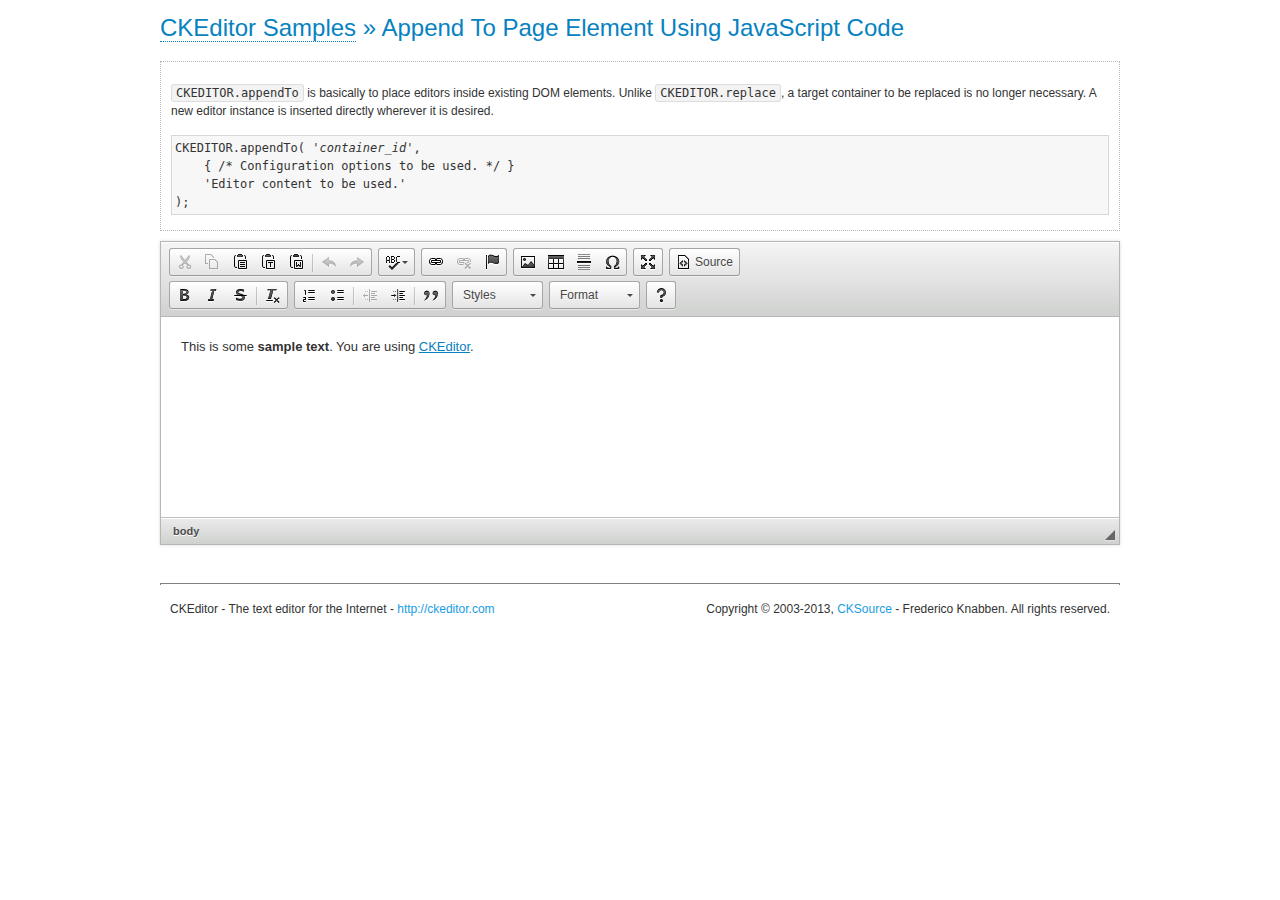
<file: src/main/webapp/assets/ckeditor/samples/appendto.html>
<!DOCTYPE html>
<!--
Copyright (c) 2003-2013, CKSource - Frederico Knabben. All rights reserved.
For licensing, see LICENSE.html or http://ckeditor.com/license
-->
<html>
<head>
	<title>CKEDITOR.appendTo &mdash; CKEditor Sample</title>
	<meta charset="utf-8">
	<script src="../ckeditor.js"></script>
	<link rel="stylesheet" href="sample.css">
</head>
<body>
	<h1 class="samples">
		<a href="index.html">CKEditor Samples</a> &raquo; Append To Page Element Using JavaScript Code
	</h1>
	<div id="section1">
		<div class="description">
			<p>
				<code>CKEDITOR.appendTo</code> is basically to place editors
				inside existing DOM elements. Unlike <code>CKEDITOR.replace</code>,
				a target container to be replaced is no longer necessary. A new editor
				instance is inserted directly wherever it is desired.
			</p>
<pre class="samples">CKEDITOR.appendTo( '<em>container_id</em>',
	{ /* Configuration options to be used. */ }
	'Editor content to be used.'
);</pre>
		</div>
		<script>

			// This call can be placed at any point after the
			// <textarea>, or inside a <head><script> in a
			// window.onload event handler.

			// Replace the <textarea id="editor"> with an CKEditor
			// instance, using default configurations.
			CKEDITOR.appendTo( 'section1',
				null,
				'<p>This is some <strong>sample text</strong>. You are using <a href="http://ckeditor.com/">CKEditor</a>.</p>'
			);

		</script>
	</div>
	<br>
	<div id="footer">
		<hr>
		<p>
			CKEditor - The text editor for the Internet - <a class="samples" href="http://ckeditor.com/">http://ckeditor.com</a>
		</p>
		<p id="copy">
			Copyright &copy; 2003-2013, <a class="samples" href="http://cksource.com/">CKSource</a> - Frederico
			Knabben. All rights reserved.
		</p>
	</div>
</body>
</html>
</file>
<file: src/main/webapp/assets/ckeditor/samples/sample.css>
/*
Copyright (c) 2003-2013, CKSource - Frederico Knabben. All rights reserved.
For licensing, see LICENSE.html or http://ckeditor.com/license
*/

html, body, h1, h2, h3, h4, h5, h6, div, span, blockquote, p, address, form, fieldset, img, ul, ol, dl, dt, dd, li, hr, table, td, th, strong, em, sup, sub, dfn, ins, del, q, cite, var, samp, code, kbd, tt, pre
{
	line-height: 1.5em;
}

body
{
	padding: 10px 30px;
}

input, textarea, select, option, optgroup, button, td, th
{
	font-size: 100%;
}

pre, code, kbd, samp, tt
{
	font-family: monospace,monospace;
	font-size: 1em;
}

body {
    width: 960px;
    margin: 0 auto;
}

code
{
	background: #f3f3f3;
	border: 1px solid #ddd;
	padding: 1px 4px;

	-moz-border-radius: 3px;
	-webkit-border-radius: 3px;
	border-radius: 3px;
}

.new
{
	background: #FF7E00;
	border: 1px solid #DA8028;
	color: #fff;
	font-size: 10px;
	font-weight: bold;
	padding: 1px 4px;
	text-shadow: 0 1px 0 #C97626;
	text-transform: uppercase;
	margin: 0 0 0 3px;

	-moz-border-radius: 3px;
	-webkit-border-radius: 3px;
	border-radius: 3px;

	-moz-box-shadow: 0 2px 3px 0 #FFA54E inset;
	-webkit-box-shadow: 0 2px 3px 0 #FFA54E inset;
	box-shadow: 0 2px 3px 0 #FFA54E inset;
}

h1.samples
{
	color: #0782C1;
	font-size: 200%;
	font-weight: normal;
	margin: 0;
	padding: 0;
}

h1.samples a
{
	color: #0782C1;
	text-decoration: none;
	border-bottom: 1px dotted #0782C1;
}

.samples a:hover
{
	border-bottom: 1px dotted #0782C1;
}

h2.samples
{
	color: #000000;
	font-size: 130%;
	margin: 15px 0 0 0;
	padding: 0;
}

p, blockquote, address, form, pre, dl, h1.samples, h2.samples
{
	margin-bottom: 15px;
}

ul.samples
{
	margin-bottom: 15px;
}

.clear
{
	clear: both;
}

fieldset
{
	margin: 0;
	padding: 10px;
}

body, input, textarea
{
	color: #333333;
	font-family: Arial, Helvetica, sans-serif;
}

body
{
	font-size: 75%;
}

a.samples
{
	color: #189DE1;
	text-decoration: none;
}

form
{
	margin: 0;
	padding: 0;
}

pre.samples
{
	background-color: #F7F7F7;
	border: 1px solid #D7D7D7;
	overflow: auto;
	padding: 0.25em;
	white-space: pre-wrap; /* CSS 2.1 */
	word-wrap: break-word; /* IE7 */
	-moz-tab-size: 4;
	-o-tab-size: 4;
	-webkit-tab-size: 4;
	tab-size: 4;
}

#footer
{
	clear: both;
	padding-top: 10px;
}

#footer hr
{
	margin: 10px 0 15px 0;
	height: 1px;
	border: solid 1px gray;
	border-bottom: none;
}

#footer p
{
	margin: 0 10px 10px 10px;
	float: left;
}

#footer #copy
{
	float: right;
}

#outputSample
{
	width: 100%;
	table-layout: fixed;
}

#outputSample thead th
{
	color: #dddddd;
	background-color: #999999;
	padding: 4px;
	white-space: nowrap;
}

#outputSample tbody th
{
	vertical-align: top;
	text-align: left;
}

#outputSample pre
{
	margin: 0;
	padding: 0;
}

.description
{
	border: 1px dotted #B7B7B7;
	margin-bottom: 10px;
	padding: 10px 10px 0;
	overflow: hidden;
}

label
{
	display: block;
	margin-bottom: 6px;
}

/**
 *	CKEditor editables are automatically set with the "cke_editable" class
 *	plus cke_editable_(inline|themed) depending on the editor type.
 */

/* Style a bit the inline editables. */
.cke_editable.cke_editable_inline
{
	cursor: pointer;
}

/* Once an editable element gets focused, the "cke_focus" class is
   added to it, so we can style it differently. */
.cke_editable.cke_editable_inline.cke_focus
{
	box-shadow: inset 0px 0px 20px 3px #ddd, inset 0 0 1px #000;
	outline: none;
	background: #eee;
	cursor: text;
}

/* Avoid pre-formatted overflows inline editable. */
.cke_editable_inline pre
{
	white-space: pre-wrap;
	word-wrap: break-word;
}

/**
 *	Samples index styles.
 */

.twoColumns,
.twoColumnsLeft,
.twoColumnsRight
{
	overflow: hidden;
}

.twoColumnsLeft,
.twoColumnsRight
{
	width: 45%;
}

.twoColumnsLeft
{
	float: left;
}

.twoColumnsRight
{
	float: right;
}

dl.samples
{
	padding: 0 0 0 40px;
}
dl.samples > dt
{
	display: list-item;
	list-style-type: disc;
	list-style-position: outside;
	margin: 0 0 3px;
}
dl.samples > dd
{
	margin: 0 0 3px;
}
.warning
{
    color: #ff0000;
	background-color: #FFCCBA;
    border: 2px dotted #ff0000;
	padding: 15px 10px;
	margin: 10px 0;
}

/* Used on inline samples */

blockquote
{
	font-style: italic;
	font-family: Georgia, Times, "Times New Roman", serif;
	padding: 2px 0;
	border-style: solid;
	border-color: #ccc;
	border-width: 0;
}

.cke_contents_ltr blockquote
{
	padding-left: 20px;
	padding-right: 8px;
	border-left-width: 5px;
}

.cke_contents_rtl blockquote
{
	padding-left: 8px;
	padding-right: 20px;
	border-right-width: 5px;
}

img.right {
    border: 1px solid #ccc;
    float: right;
    margin-left: 15px;
    padding: 5px;
}

img.left {
    border: 1px solid #ccc;
    float: left;
    margin-right: 15px;
    padding: 5px;
}
</file>
<file: src/main/webapp/assets/jquery-easy-pie-chart/examples/style.css>
body {
    font: 13px/1.4 'Helvetica Neue', 'Helvetica','Arial', sans-serif;
    color: #333;
}

.container {
    width: 520px;
    margin: auto;
}

h1 {
    border-bottom: 1px solid #d9d9d9;
}

a {
    color: #be2221;
    text-decoration: none;
}

.chart {
    float: left;
    margin: 10px;
}

.percentage,
.label {
    text-align: center;
    color: #333;
    font-weight: 100;
    font-size: 1.2em;
    margin-bottom: 0.3em;
}

.credits {
    padding-top: 0.5em;
    clear: both;
    color: #999;
}

.credits a {
    color: #333;
}

.dark {
    background: #333;
}

.dark .percentage-light,
.dark .label {
    text-align: center;
    color: #999;
    font-weight: 100;
    font-size: 1.2em;
    margin-bottom: 0.3em;
}


.button {
  -webkit-box-shadow: inset 0 0 1px #000, inset 0 1px 0 1px rgba(255,255,255,0.2), 0 1px 1px -1px rgba(0, 0, 0, .5);
  -moz-box-shadow: inset 0 0 1px #000, inset 0 1px 0 1px rgba(255,255,255,0.2), 0 1px 1px -1px rgba(0, 0, 0, .5);
  box-shadow: inset 0 0 1px #000, inset 0 1px 0 1px rgba(255,255,255,0.2), 0 1px 1px -1px rgba(0, 0, 0, .5);
  -webkit-border-radius: 3px;
  -moz-border-radius: 3px;
  border-radius: 3px;
  padding: 6px 20px;
  font-weight: bold;
  text-transform: uppercase;
  display: block;
  margin: auto;
  max-width: 200px;
  text-align: center;
  background-color: #5c5c5c;
  background-image: -moz-linear-gradient(top, #666666, #4d4d4d);
  background-image: -ms-linear-gradient(top, #666666, #4d4d4d);
  background-image: -webkit-gradient(linear, 0 0, 0 100%, from(#666666), to(#4d4d4d));
  background-image: -webkit-linear-gradient(top, #666666, #4d4d4d);
  background-image: -o-linear-gradient(top, #666666, #4d4d4d);
  background-image: linear-gradient(top, #666666, #4d4d4d);
  background-repeat: repeat-x;
  filter: progid:DXImageTransform.Microsoft.gradient(startColorstr='#666666', endColorstr='#4d4d4d', GradientType=0);
  color: #ffffff;
  text-shadow: 0 1px 1px #333333;
}
.button:hover {
  color: #ffffff;
  text-decoration: none;
  background-color: #616161;
  background-image: -moz-linear-gradient(top, #6b6b6b, #525252);
  background-image: -ms-linear-gradient(top, #6b6b6b, #525252);
  background-image: -webkit-gradient(linear, 0 0, 0 100%, from(#6b6b6b), to(#525252));
  background-image: -webkit-linear-gradient(top, #6b6b6b, #525252);
  background-image: -o-linear-gradient(top, #6b6b6b, #525252);
  background-image: linear-gradient(top, #6b6b6b, #525252);
  background-repeat: repeat-x;
  filter: progid:DXImageTransform.Microsoft.gradient(startColorstr='#6b6b6b', endColorstr='#525252', GradientType=0);
}
.button:active {
  background-color: #575757;
  background-image: -moz-linear-gradient(top, #616161, #474747);
  background-image: -ms-linear-gradient(top, #616161, #474747);
  background-image: -webkit-gradient(linear, 0 0, 0 100%, from(#616161), to(#474747));
  background-image: -webkit-linear-gradient(top, #616161, #474747);
  background-image: -o-linear-gradient(top, #616161, #474747);
  background-image: linear-gradient(top, #616161, #474747);
  background-repeat: repeat-x;
  filter: progid:DXImageTransform.Microsoft.gradient(startColorstr='#616161', endColorstr='#474747', GradientType=0);
  -webkit-transform: translate(0, 1px);
  -moz-transform: translate(0, 1px);
  -ms-transform: translate(0, 1px);
  -o-transform: translate(0, 1px);
  transform: translate(0, 1px);
}
.button:disabled {
  background-color: #dddddd;
  background-image: -moz-linear-gradient(top, #e7e7e7, #cdcdcd);
  background-image: -ms-linear-gradient(top, #e7e7e7, #cdcdcd);
  background-image: -webkit-gradient(linear, 0 0, 0 100%, from(#e7e7e7), to(#cdcdcd));
  background-image: -webkit-linear-gradient(top, #e7e7e7, #cdcdcd);
  background-image: -o-linear-gradient(top, #e7e7e7, #cdcdcd);
  background-image: linear-gradient(top, #e7e7e7, #cdcdcd);
  background-repeat: repeat-x;
  filter: progid:DXImageTransform.Microsoft.gradient(startColorstr='#e7e7e7', endColorstr='#cdcdcd', GradientType=0);
  color: #939393;
  text-shadow: 0 1px 1px #fff;
}

@media screen and (max-device-width: 480px) {
  .container{
    width: 100%;
  }
}
</file>
